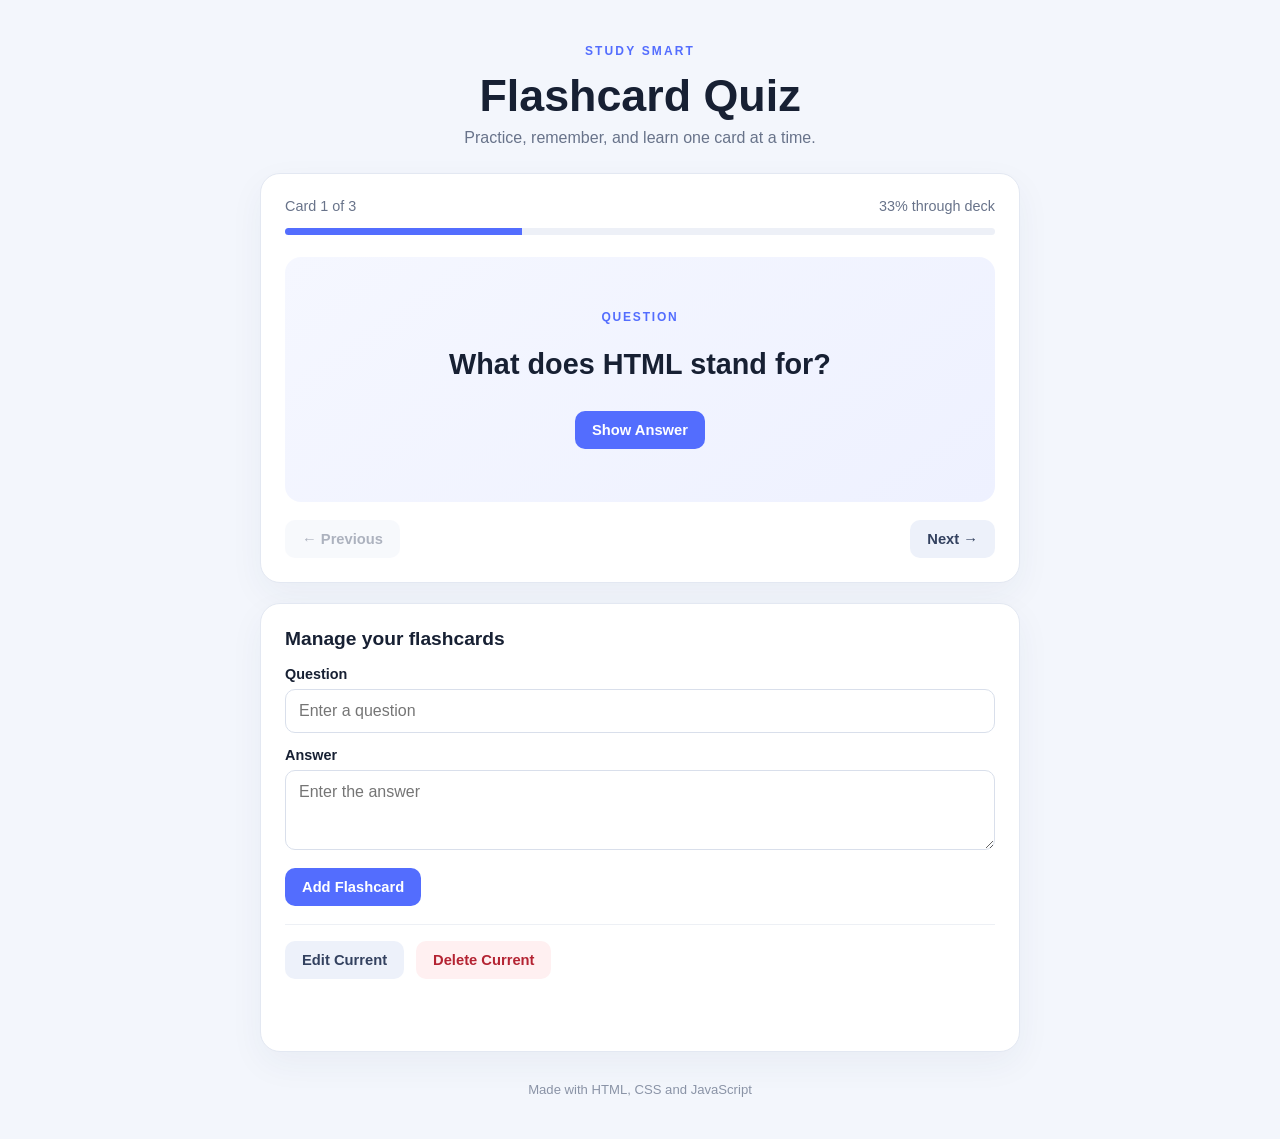
<file: task1_flashcard_quiz/index.html>
<!DOCTYPE html>
<html lang="en">
<head>
  <meta charset="UTF-8">
  <meta name="viewport" content="width=device-width, initial-scale=1.0">
  <title>Flashcard Quiz App</title>
  <link rel="stylesheet" href="style.css">
</head>
<body>
  <main class="app">
    <header>
      <p class="eyebrow">STUDY SMART</p>
      <h1>Flashcard Quiz</h1>
      <p class="sub">Practice, remember, and learn one card at a time.</p>
    </header>

    <section class="study-panel">
      <div class="topline">
        <span id="counter">Card 1 of 3</span>
        <span id="progress-label">Ready to study</span>
      </div>
      <div class="progress"><div id="progress-fill"></div></div>

      <article class="flashcard" aria-live="polite">
        <span id="card-side" class="card-side">QUESTION</span>
        <h2 id="card-content">What does HTML stand for?</h2>
        <button id="show-answer" class="primary">Show Answer</button>
      </article>

      <div class="navigation">
        <button id="previous" class="secondary">← Previous</button>
        <button id="next" class="secondary">Next →</button>
      </div>
    </section>

    <section class="manage-panel">
      <h2>Manage your flashcards</h2>
      <form id="card-form">
        <label for="question">Question</label>
        <input id="question" required maxlength="180" placeholder="Enter a question">
        <label for="answer">Answer</label>
        <textarea id="answer" required maxlength="500" rows="3" placeholder="Enter the answer"></textarea>
        <div class="form-actions">
          <button class="primary" type="submit" id="save-card">Add Flashcard</button>
          <button class="secondary" type="button" id="cancel-edit" hidden>Cancel Edit</button>
        </div>
      </form>
      <div class="card-actions">
        <button id="edit-card" class="secondary">Edit Current</button>
        <button id="delete-card" class="danger">Delete Current</button>
      </div>
      <p id="message" role="status"></p>
    </section>
    <footer>Made with HTML, CSS and JavaScript</footer>
  </main>
  <script src="script.js"></script>
</body>
</html>
</file>
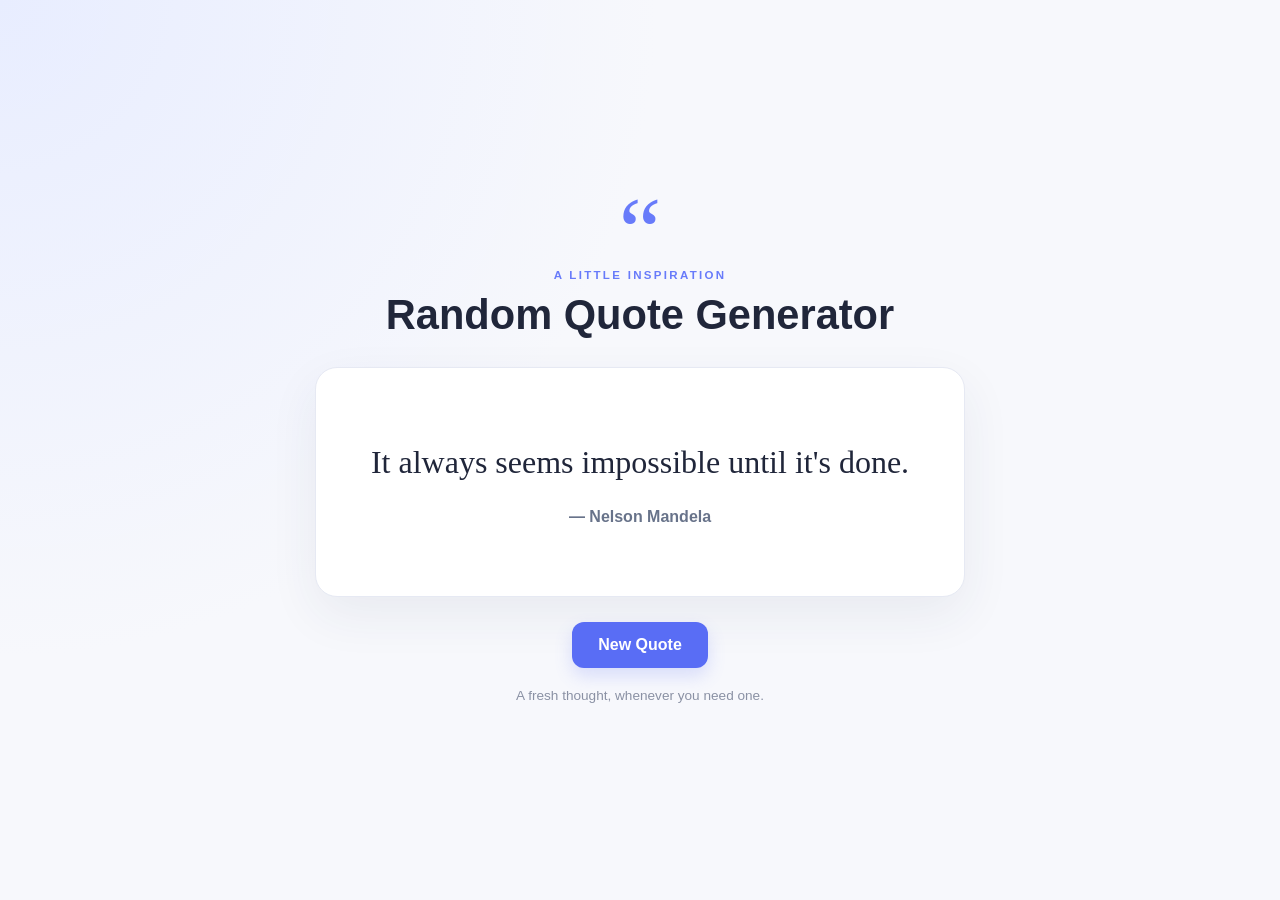
<file: task2_random_quote_generator/index.html>
<!DOCTYPE html>
<html lang="en">
<head>
  <meta charset="UTF-8">
  <meta name="viewport" content="width=device-width, initial-scale=1.0">
  <title>Random Quote Generator</title>
  <link rel="stylesheet" href="style.css">
</head>
<body>
  <main class="quote-app">
    <div class="mark">“</div>
    <p class="eyebrow">A LITTLE INSPIRATION</p>
    <h1>Random Quote Generator</h1>
    <section class="quote-card" aria-live="polite">
      <p id="quote">The secret of getting ahead is getting started.</p>
      <p id="author">— Mark Twain</p>
    </section>
    <button id="new-quote">New Quote</button>
    <p class="hint">A fresh thought, whenever you need one.</p>
  </main>
  <script src="script.js"></script>
</body>
</html>
</file>
<file: task1_flashcard_quiz/style.css>
* { box-sizing: border-box; }
:root { font-family: Inter, Arial, sans-serif; color: #172033; background: #f3f6fc; }
body { margin: 0; min-height: 100vh; padding: 32px 16px; }
.app { width: min(760px, 100%); margin: auto; }
header { text-align: center; margin-bottom: 26px; }
.eyebrow { color: #536dfe; font-size: .75rem; font-weight: 800; letter-spacing: .18em; }
h1 { margin: 6px 0; font-size: clamp(2rem, 5vw, 2.8rem); }
.sub { color: #68738a; margin-top: 8px; }
.study-panel, .manage-panel { background: white; border: 1px solid #e3e8f2; border-radius: 20px; padding: 24px; box-shadow: 0 12px 35px #25365b0d; margin-bottom: 20px; }
.topline, .navigation, .form-actions, .card-actions { display: flex; justify-content: space-between; align-items: center; gap: 12px; }
.topline { color: #68738a; font-size: .9rem; }
.progress { height: 7px; background: #edf0f7; border-radius: 20px; margin: 14px 0 22px; overflow: hidden; }
#progress-fill { height: 100%; width: 0; background: #536dfe; transition: width .2s; }
.flashcard { min-height: 245px; padding: 30px 20px; border-radius: 16px; background: linear-gradient(145deg, #f5f7ff, #eef1ff); display: flex; flex-direction: column; align-items: center; justify-content: center; text-align: center; }
.card-side { color: #536dfe; font-size: .75rem; font-weight: 800; letter-spacing: .15em; }
.flashcard h2 { max-width: 540px; font-size: clamp(1.25rem, 3vw, 1.8rem); line-height: 1.45; margin: 20px 0 26px; }
button { border: 0; border-radius: 10px; padding: 11px 17px; font-weight: 700; cursor: pointer; font-size: .92rem; transition: transform .15s, opacity .15s; }
button:hover { transform: translateY(-1px); }
button:disabled { opacity: .4; cursor: not-allowed; transform: none; }
.primary { color: white; background: #536dfe; }
.secondary { color: #33415f; background: #edf1fa; }
.danger { color: #b42332; background: #fff0f1; }
.navigation { margin-top: 18px; }
.manage-panel h2 { margin-top: 0; font-size: 1.2rem; }
label { display: block; font-size: .9rem; font-weight: 700; margin: 14px 0 7px; }
input, textarea { width: 100%; padding: 12px 13px; border: 1px solid #d9dfeb; border-radius: 10px; font: inherit; color: inherit; }
input:focus, textarea:focus { outline: 2px solid #c7d0ff; border-color: #536dfe; }
.form-actions { justify-content: flex-start; margin-top: 14px; }
.card-actions { justify-content: flex-start; border-top: 1px solid #edf0f5; padding-top: 16px; margin-top: 18px; }
#message { min-height: 20px; color: #536dfe; font-size: .88rem; }
footer { text-align: center; color: #8a93a6; font-size: .82rem; padding: 10px; }
@media (max-width: 480px) { .study-panel, .manage-panel { padding: 17px; } .navigation button { flex: 1; } .card-actions { flex-wrap: wrap; } }
</file>
<file: task2_random_quote_generator/style.css>
* { box-sizing: border-box; }
body { margin: 0; min-height: 100vh; display: grid; place-items: center; padding: 22px; font-family: Inter, Arial, sans-serif; color: #20263a; background: radial-gradient(circle at top left, #e8edff, transparent 42%), #f7f8fc; }
.quote-app { width: min(650px, 100%); text-align: center; }
.mark { color: #687bfa; font-family: Georgia, serif; font-size: 6rem; height: 78px; line-height: 1; }
.eyebrow { color: #687bfa; font-weight: 800; letter-spacing: .2em; font-size: .72rem; margin: 8px 0; }
h1 { font-size: clamp(1.8rem, 5vw, 2.6rem); margin: 10px 0 28px; }
.quote-card { background: white; border: 1px solid #e6e9f3; border-radius: 22px; padding: clamp(25px, 6vw, 48px); min-height: 230px; display: flex; flex-direction: column; justify-content: center; box-shadow: 0 18px 50px #26345a12; }
#quote { font-family: Georgia, serif; font-size: clamp(1.3rem, 4vw, 2rem); line-height: 1.5; margin: 0 0 22px; }
#author { color: #68738a; font-weight: 700; margin: 0; }
button { margin-top: 25px; border: 0; border-radius: 12px; padding: 14px 26px; color: white; background: #596df5; font-weight: 800; font-size: 1rem; cursor: pointer; box-shadow: 0 8px 18px #596df533; }
button:hover { background: #4358e8; transform: translateY(-1px); }
button:focus-visible { outline: 3px solid #aebaff; outline-offset: 3px; }
.hint { color: #8a91a4; font-size: .85rem; margin-top: 20px; }
</file>
